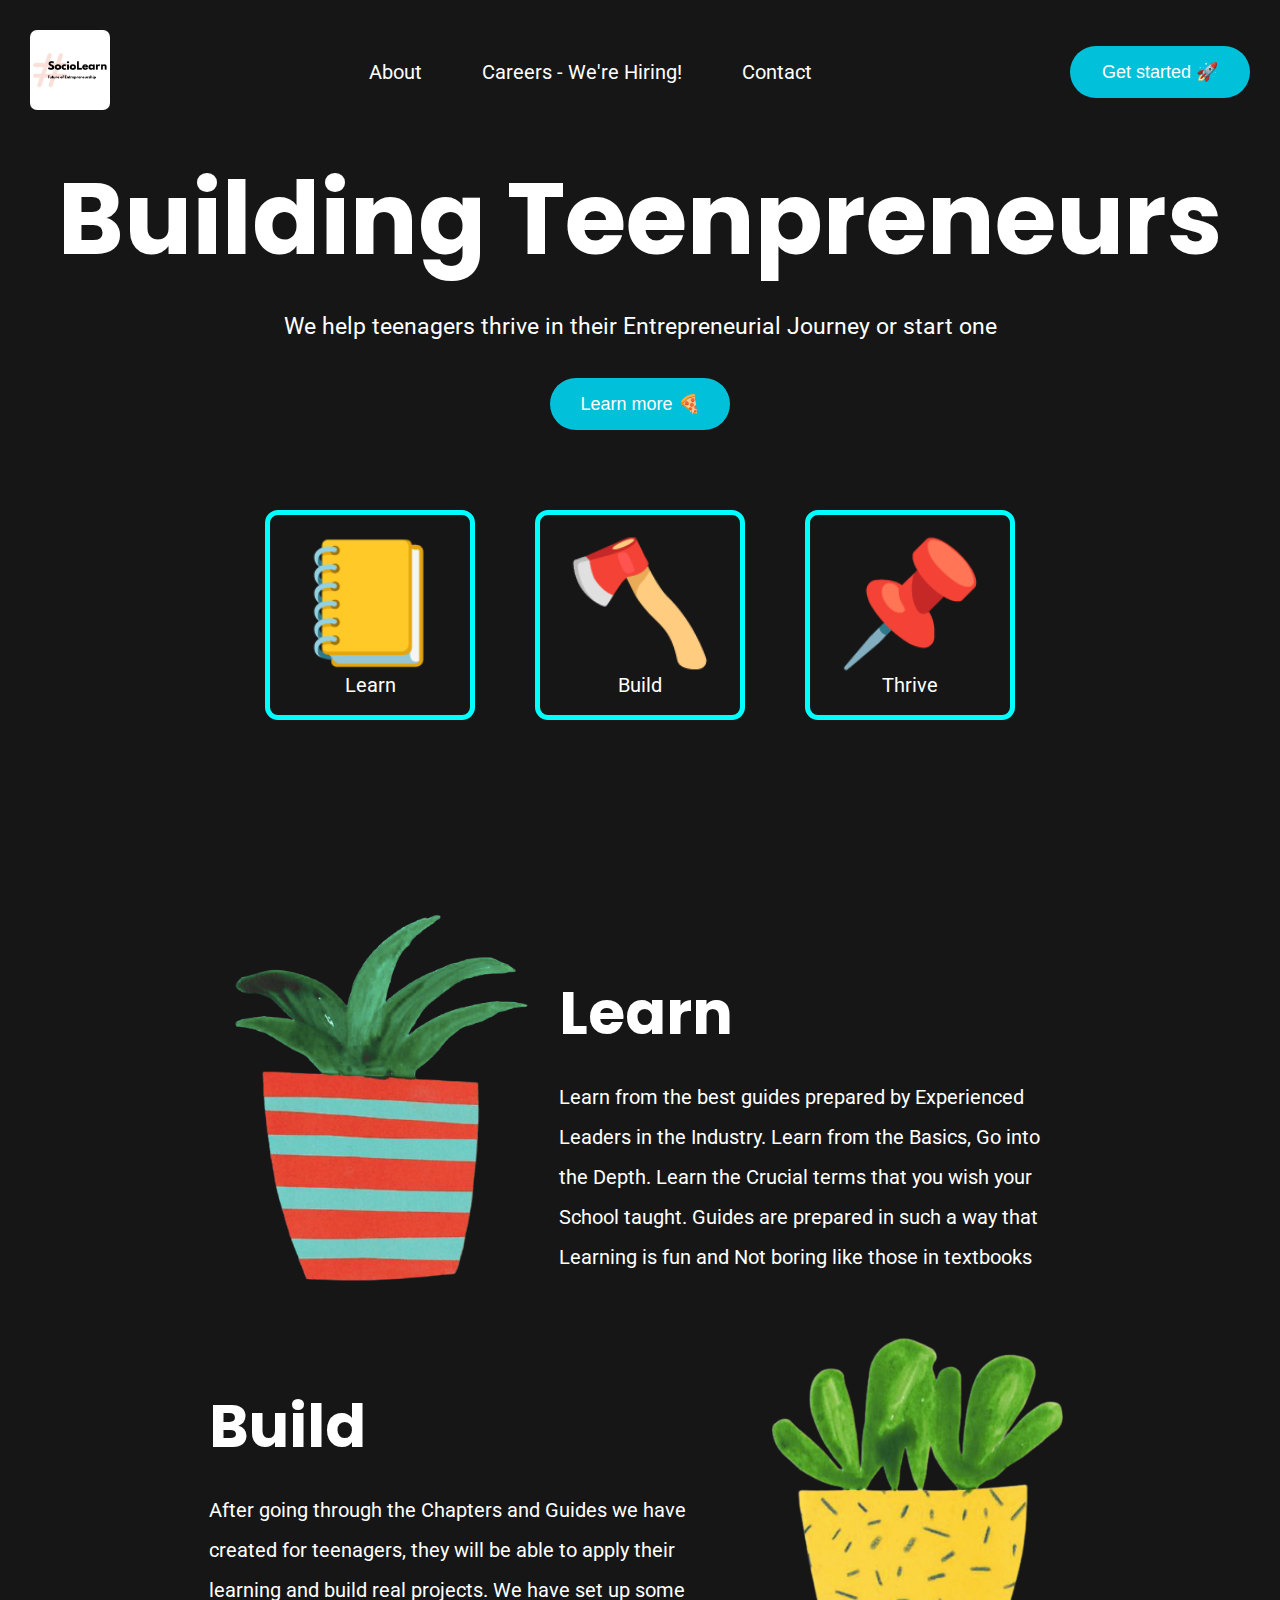
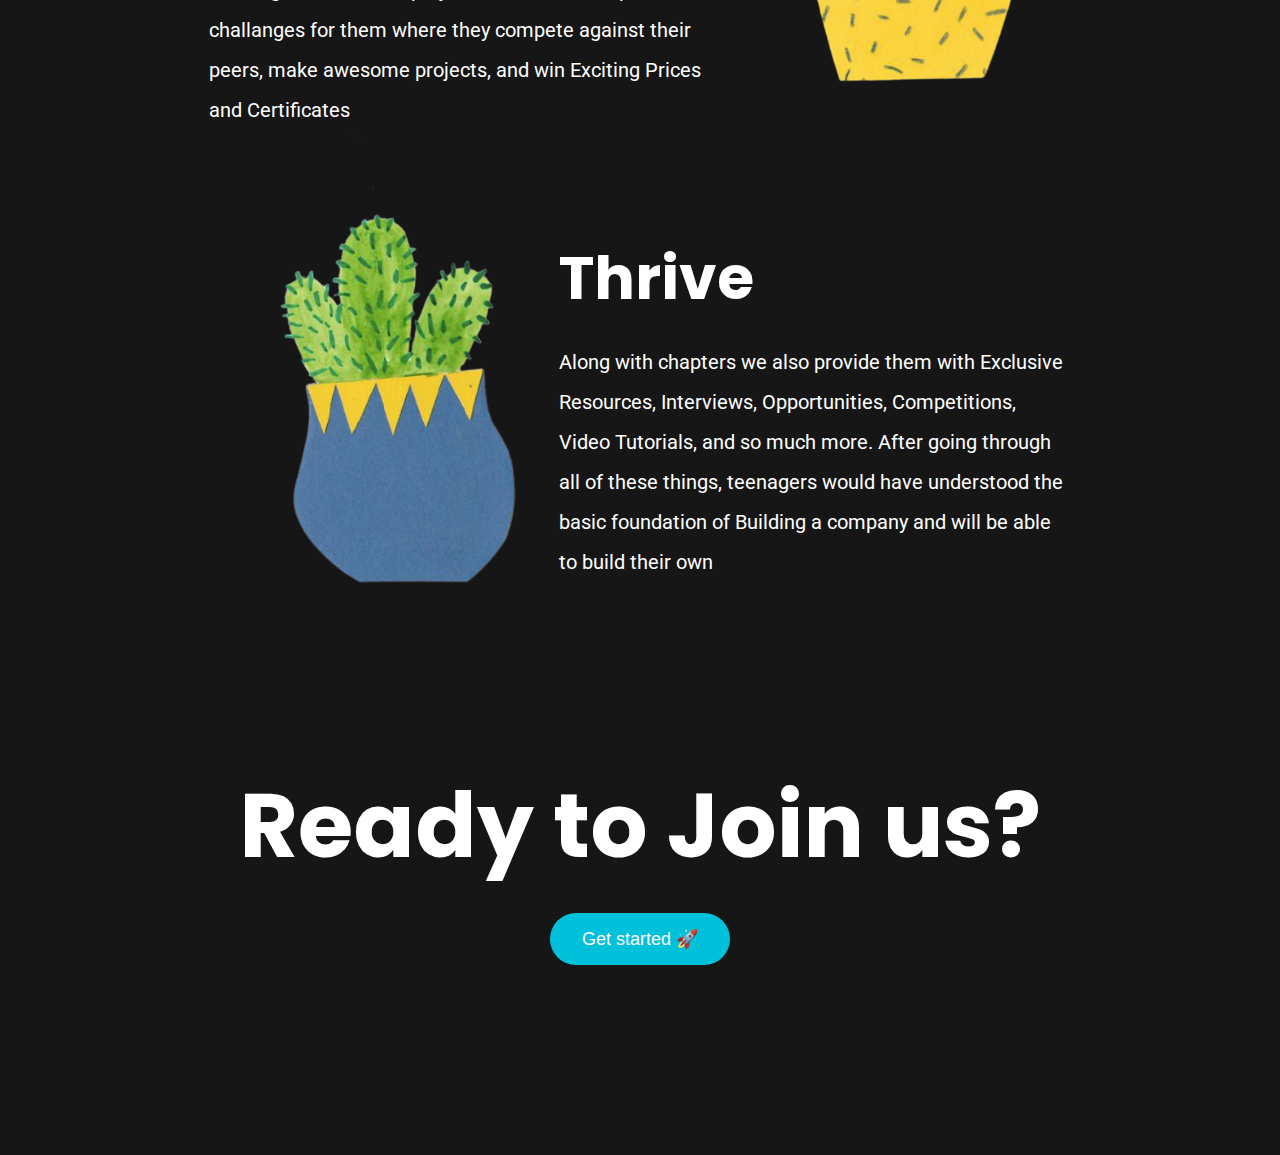
<file: index.html>
<!DOCTYPE html>
<html lang="en">

<head>
    <meta charset="UTF-8">
    <meta http-equiv="X-UA-Compatible" content="IE=edge">
    <meta name="viewport" content="width=device-width, initial-scale=1.0">
    <title>Sociolearn | Buidling Teenpreneurs</title>
    <link rel="stylesheet" href="style.css">
    <link rel="shortcut icon" href="img/sociolearn.logo.ico" type="image/x-icon">
</head>

<body>
    <div class="navbar">
        <div class="logo-1">
            <img src="img/sociolearn.logo.png" alt="logo">
        </div>
        <div class="pages">
            <ul>
                <li><a href="#">About</a></li>
                <li><a href="https://universal-spade-597.notion.site/Careers-8a172aaf4e304e40bb54a6b8f2743fd2" target="blank">Careers - We're Hiring!</a></li>
                <li><a href="#">Contact</a></li>
            </ul>
        </div>
        <div class="get-started-button">
            <a href="Roadmap.html"><button class="btn">Get started 🚀</button></a>
        </div>
    </div>


    <div class="mini-nav">
        <ul>
            <li><a href="#">About</a></li>
            <li><a href="#">Careers</a></li>
            <li><a href="#">Contact</a></li>
        </ul>
    </div>


    <div class="home-main">
        <h1>Building <span>Teen</span>preneurs</h1>
        <br>
        <p>We help teenagers thrive in their Entrepreneurial Journey or start one</p>
        <br><br>
        <a href="#service"><button class="btn">Learn more 🍕</button></a>
    </div>


    <div class="home-cards">
        <div class="card-p">
            <h1>📒</h1>
            <p>Learn</p>
        </div>
        <div class="card-p">
            <h1>🪓</h1>
            <p>Build</p>
        </div>
        <div class="card-p">
            <h1>📌</h1>
            <p>Thrive</p>
        </div>
    </div>

    <br><br><br><br><br><br>

    <div class="contentnt" id="service">
        <div class="container">
            <div class="c-img">
                <img src="img/red.png">
            </div>
            <div class="c-content">
                <h1>Learn</h1>
                <br>
                <p>Learn from the best guides prepared by Experienced Leaders in the Industry. Learn from the Basics, Go
                    into the Depth. Learn the Crucial terms that you wish your School taught. Guides are prepared in
                    such a way that Learning is fun and Not boring like those in textbooks </p>
            </div>
        </div>



        <div class="container">

            <div class="c-content">
                <h1>Build</h1>
                <br>
                <p>After going through the Chapters and Guides we have created for teenagers, they will be able to apply
                    their learning and build real projects. We have set up some challanges for them where they compete
                    against their peers, make awesome projects, and win Exciting Prices and Certificates</p>
            </div>

            <div class="c-img">
                <img src="img/yello.png">
            </div>

        </div>

        <div class="container">
            <div class="c-img">
                <img src="img/blue.png">
            </div>
            <div class="c-content">
                <h1>Thrive</h1>
                <br>
                <p>Along with chapters we also provide them with Exclusive Resources, Interviews, Opportunities,
                    Competitions, Video Tutorials, and so much more. After going through all of these things, teenagers
                    would have understood the basic foundation of Building a company and will be able to build their own
                </p>
            </div>
        </div>
    </div>

    <br><br><br><br><br><br><br><br>

    <h1 id="headingg">
        Ready to Join us?
    </h1>
    <br>
    <a href="Roadmap.html" class="butt"><button class="btn">Get started 🚀</button></a>

    <br><br><br><br><br><br><br><br><br><br>


</body>

</html>
</file>
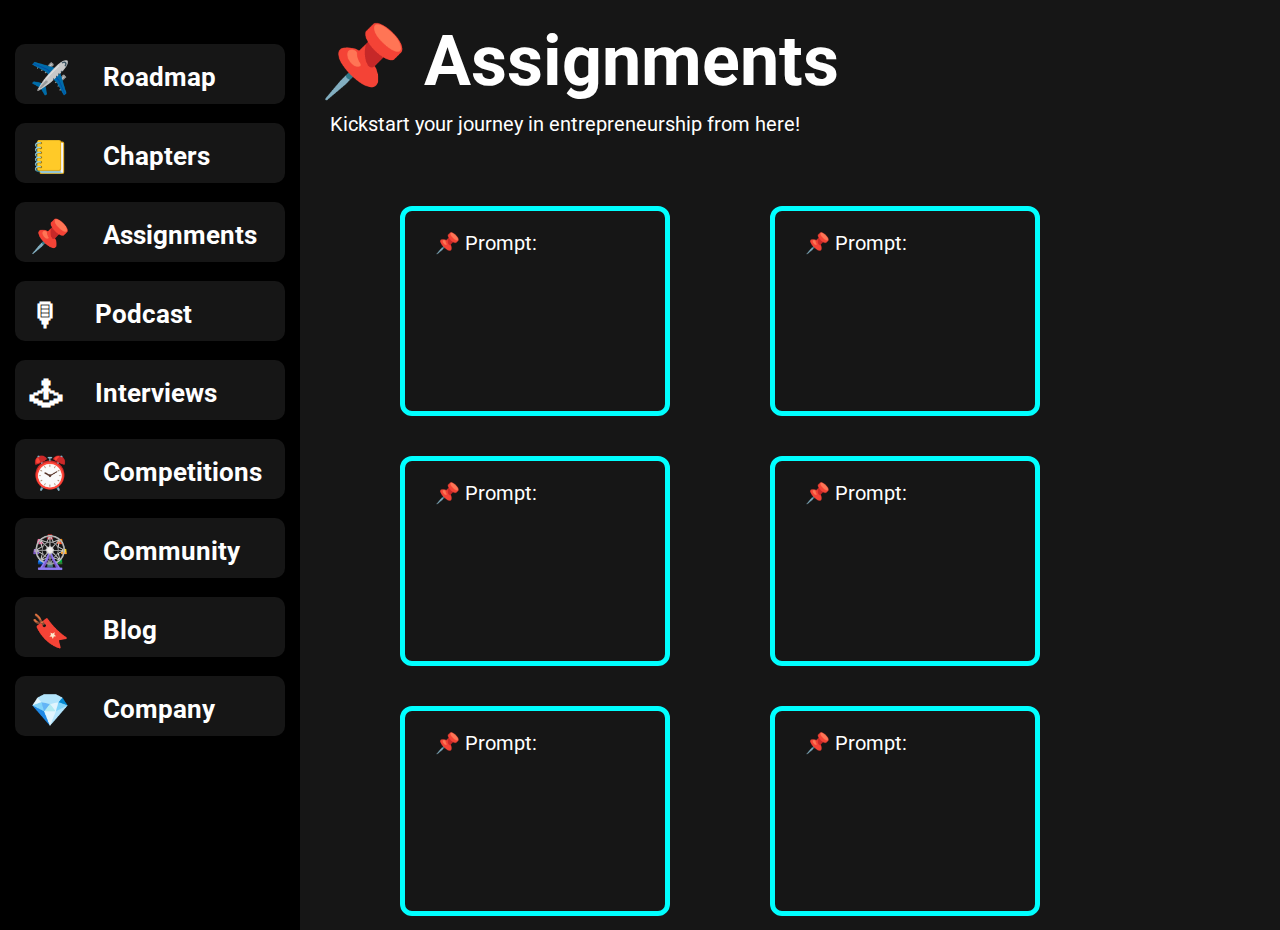
<file: Assignments.html>
<!DOCTYPE html>
<html lang="en">

<head>
    <meta charset="UTF-8">
    <meta http-equiv="X-UA-Compatible" content="IE=edge">
    <meta name="viewport" content="width=device-width, initial-scale=1.0">
    <link rel="stylesheet" href="style.css">
    <title>Assignments 📌</title>
</head>

<body>

    <div class="main-screen-chapters">
        <nav>

            <br>


            <a href="index.html">
                <div class="card" id="card-1">
                    <div class="emoji">
                        <h1>✈️</h1>
                    </div>
                    <div class="name">
                        <h1>Roadmap</h1>
                    </div>
                </div>
            </a>

            <br>

            <a href="chapters.html">
                <div class="card">
                    <div class="emoji">
                        <h1>📒</h1>
                    </div>
                    <div class="name">
                        <h1>Chapters</h1>
                    </div>
                </div>
            </a>

            <br>

            <a href="Assignments.html">
                <div class="card">
                    <div class="emoji">
                        <h1>📌</h1>
                    </div>
                    <div class="name">
                        <h1>Assignments</h1>
                    </div>
                </div>
            </a>
            <br>


            <a href="Podcast.html">
                <div class="card">
                    <div class="emoji">
                        <h1>🎙</h1>
                    </div>
                    <div class="name">
                        <h1>Podcast</h1>
                    </div>
                </div>
            </a>


            <br>
            <a href="Interviews.html">
                <div class="card">
                    <div class="emoji">
                        <h1>🕹</h1>
                    </div>
                    <div class="name">
                        <h1>Interviews</h1>
                    </div>
                </div>
            </a>

            <br>


            <a href="Competitions.html">
                <div class="card">
                    <div class="emoji">
                        <h1>⏰</h1>
                    </div>
                    <div class="name">
                        <h1>Competitions</h1>
                    </div>
                </div>
            </a>

            <br>

            <a href="Community.html">
                <div class="card">
                    <div class="emoji">
                        <h1>🎡</h1>
                    </div>
                    <div class="name">
                        <h1>Community</h1>
                    </div>
                </div>
            </a>

            <br>

            <a href="Blog.html">
                <div class="card">
                    <div class="emoji">
                        <h1>🔖</h1>
                    </div>
                    <div class="name">
                        <h1>Blog</h1>
                    </div>
                </div>
            </a>

            <br>
            <a href="Company.html">
                <div class="card">
                    <div class="emoji">
                        <h1>💎</h1>
                    </div>
                    <div class="name">
                        <h1>Company</h1>
                    </div>
                </div>
            </a>
        </nav>

        <div class="chaptersss">
            <h1>📌 Assignments</h1>
            <p>Kickstart your journey in entrepreneurship from here! </p>

            <div class="card-s-s">
                <div class="card-rr-r" style="margin-left: 100px">
                    <p>📌 Prompt:</p>
                </div>
                <div class="card-rr-r" style="margin-left: 100px">
                    <p>📌 Prompt:</p>
                </div>
                <div class="card-rr-r" style="margin-left: 100px">
                    <p>📌 Prompt:</p>
                </div>
                <div class="card-rr-r" style="margin-left: 100px">
                    <p>📌 Prompt:</p>
                </div>
                <div class="card-rr-r" style="margin-left: 100px">
                    <p>📌 Prompt:</p>
                </div>
                <div class="card-rr-r" style="margin-left: 100px">
                    <p>📌 Prompt:</p>
                </div>
            </div>
        </div>

    </div>


    <div class="small-screen">

        <div class="nav">



            <br><br>
            <div class="card-1">
                <a href="index.html">
                    <h1>✈️</h1>
                </a>
            </div>

            <br>
            <div class="card-1">
                <a href="chapters.html">
                    <h1>📒</h1>
                </a>
            </div>


            <br>
            <div class="card-1">
                <a href="Assignments.html">
                    <h1>📌</h1>
                </a>
            </div>


            <br>
            <div class="card-1">
                <a href="Podcast.html">
                    <h1>🎙</h1>
                </a>
            </div>


            <br>
            <div class="card-1">
                <a href="Interviews.html">
                    <h1>🕹</h1>
                </a>
            </div>

            <br>
            <div class="card-1">
                <a href="Competitions.html">
                    <h1>⏰</h1>
                </a>
            </div>

            <br>
            <div class="card-1">
                <a href="Community.html">
                    <h1>🎡</h1>
                </a>
            </div>


            <br>
            <div class="card-1">
                <a href="Blog.html">
                    <h1>🔖</h1>
                </a>
            </div>
            <br>
            <div class="card-1">
                <a href="Company.html">
                    <h1>💎</h1>
                </a>
            </div>

        </div>

        <div class="chapters">
            <h1>Assignments 📌</h1>
            <p>Have gone through the chapters? Time to build real projects </p>
        </div>

    </div>


    <div class="cardssss">
        <div class="card-rr" style="margin-left: 100px">
            <p>📌 Prompt: </p>
        </div>
        <div class="card-rr" style="margin-left: 100px">
            <p>📌 Prompt:</p>
        </div>
        <div class="card-rr" style="margin-left: 100px">
            <p>📌 Prompt:</p>
        </div>
        <div class="card-rr" style="margin-left: 100px">
            <p>📌 Prompt:</p>
        </div>
        <div class="card-rr" style="margin-left: 100px">
            <p>📌 Prompt:</p>
        </div>
        <div class="card-rr" style="margin-left: 100px">
            <p>📌 Prompt:</p>
        </div>
    </div>




</body>

</html>
</file>
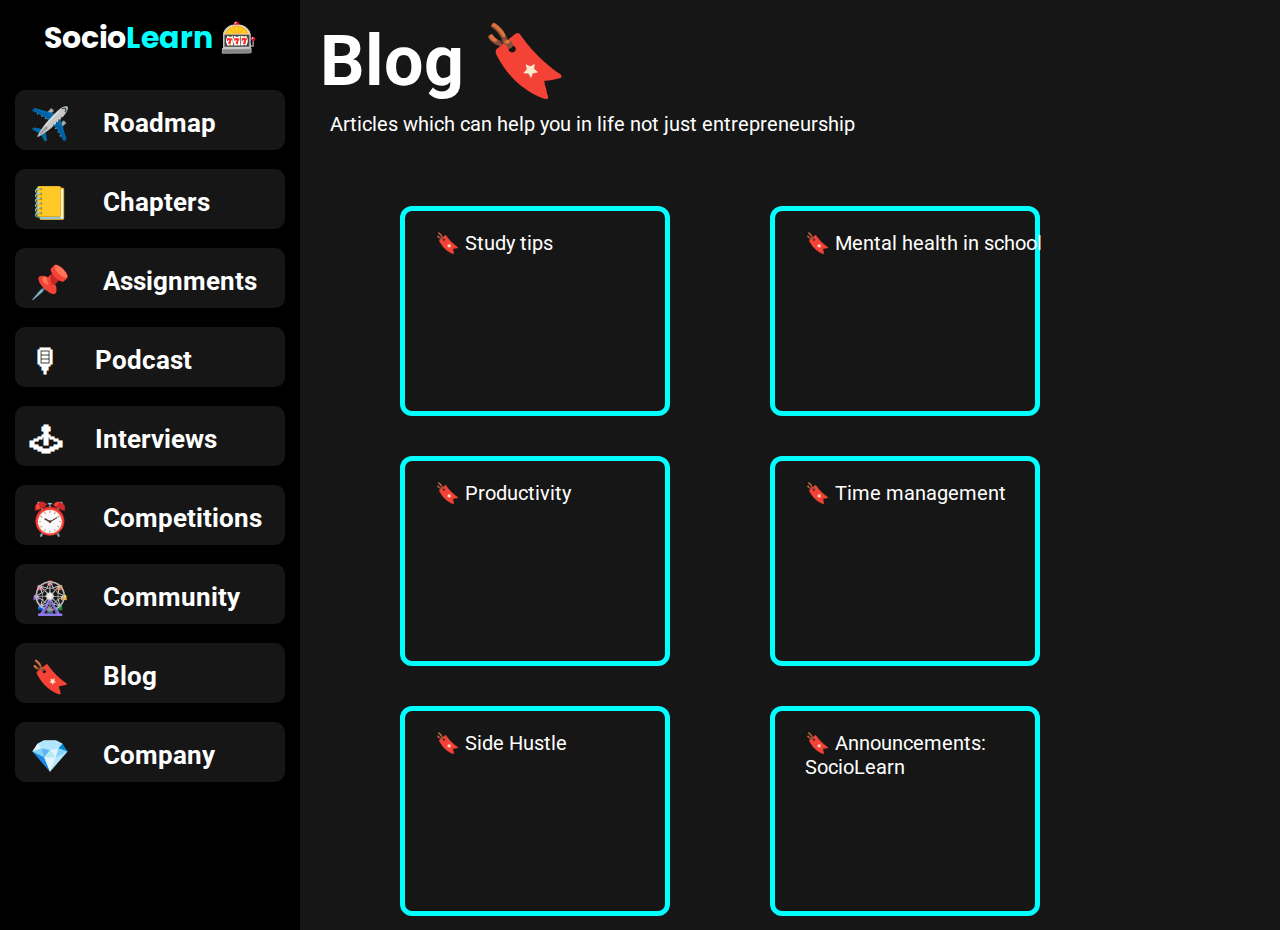
<file: Blog.html>
<!DOCTYPE html>
<html lang="en">

<head>
    <meta charset="UTF-8">
    <meta http-equiv="X-UA-Compatible" content="IE=edge">
    <meta name="viewport" content="width=device-width, initial-scale=1.0">
    <link rel="stylesheet" href="style.css">
    <link rel="shortcut icon" href="img/sociolearn.logo.ico" type="image/x-icon">
    <title>Blog 🔖</title>
</head>

<body>

    <div class="main-screen-chapters">
        <nav>

            <a href="index.html"><h1 id="logo">Socio<span>Learn</span> 🎰</h1></a>
            <br>


            <a href="Roadmap.html">
                <div class="card" id="card-1">
                    <div class="emoji">
                        <h1>✈️</h1>
                    </div>
                    <div class="name">
                        <h1>Roadmap</h1>
                    </div>
                </div>
            </a>

            <br>

            <a href="chapters.html">
                <div class="card">
                    <div class="emoji">
                        <h1>📒</h1>
                    </div>
                    <div class="name">
                        <h1>Chapters</h1>
                    </div>
                </div>
            </a>

            <br>

            <a href="Assignments.html">
                <div class="card">
                    <div class="emoji">
                        <h1>📌</h1>
                    </div>
                    <div class="name">
                        <h1>Assignments</h1>
                    </div>
                </div>
            </a>
            <br>


            <a href="Podcast.html">
                <div class="card">
                    <div class="emoji">
                        <h1>🎙</h1>
                    </div>
                    <div class="name">
                        <h1>Podcast</h1>
                    </div>
                </div>
            </a>


            <br>
            <a href="Interviews.html">
                <div class="card">
                    <div class="emoji">
                        <h1>🕹</h1>
                    </div>
                    <div class="name">
                        <h1>Interviews</h1>
                    </div>
                </div>
            </a>

            <br>


            <a href="Competitions.html">
                <div class="card">
                    <div class="emoji">
                        <h1>⏰</h1>
                    </div>
                    <div class="name">
                        <h1>Competitions</h1>
                    </div>
                </div>
            </a>

            <br>

            <a href="Community.html">
                <div class="card">
                    <div class="emoji">
                        <h1>🎡</h1>
                    </div>
                    <div class="name">
                        <h1>Community</h1>
                    </div>
                </div>
            </a>

            <br>

            <a href="Blog.html">
                <div class="card">
                    <div class="emoji">
                        <h1>🔖</h1>
                    </div>
                    <div class="name">
                        <h1>Blog</h1>
                    </div>
                </div>
            </a>

            <br>
            <a href="Company.html">
                <div class="card">
                    <div class="emoji">
                        <h1>💎</h1>
                    </div>
                    <div class="name">
                        <h1>Company</h1>
                    </div>
                </div>
            </a>
        </nav>

        <div class="chaptersss">
            <h1>Blog 🔖</h1>
            <p>Articles which can help you in life not just entrepreneurship </p>

            <div class="card-s-s">
                <div class="card-rr-r" style="margin-left: 100px">
                    <p>🔖 Study tips</p>
                </div>
                <div class="card-rr-r" style="margin-left: 100px">
                    <p>🔖 Mental health in school</p>
                </div>
                <div class="card-rr-r" style="margin-left: 100px">
                    <p>🔖 Productivity</p>
                </div>
                <div class="card-rr-r" style="margin-left: 100px">
                    <p>🔖 Time management</p>
                </div>
                <div class="card-rr-r" style="margin-left: 100px">
                    <p>🔖 Side Hustle</p>
                </div>
                <div class="card-rr-r" style="margin-left: 100px">
                    <p>🔖 Announcements: SocioLearn</p>
                </div>
            </div>
        </div>

    </div>


    <div class="small-screen">

        <div class="nav">



            <br><br>
            <div class="card-1">
                <a href="index.html">
                    <h1>✈️</h1>
                </a>
            </div>

            <br>
            <div class="card-1">
                <a href="chapters.html">
                    <h1>📒</h1>
                </a>
            </div>


            <br>
            <div class="card-1">
                <a href="Assignments.html">
                    <h1>📌</h1>
                </a>
            </div>


            <br>
            <div class="card-1">
                <a href="Podcast.html">
                    <h1>🎙</h1>
                </a>
            </div>


            <br>
            <div class="card-1">
                <a href="Interviews.html">
                    <h1>🕹</h1>
                </a>
            </div>

            <br>
            <div class="card-1">
                <a href="Competitions.html">
                    <h1>⏰</h1>
                </a>
            </div>

            <br>
            <div class="card-1">
                <a href="Community.html">
                    <h1>🎡</h1>
                </a>
            </div>


            <br>
            <div class="card-1">
                <a href="Blog.html">
                    <h1>🔖</h1>
                </a>
            </div>
            <br>
            <div class="card-1">
                <a href="Company.html">
                    <h1>💎</h1>
                </a>
            </div>

        </div>

        <div class="chapters">
            <h1>Blog 🔖</h1>
            <p>Articles which can help you in life not just entrepreneurship </p>
        </div>

    </div>


    <div class="cardssss">
        <div class="card-rr" style="margin-left: 100px">
            <p>🔖 Study tips</p>
        </div>
        <div class="card-rr" style="margin-left: 100px">
            <p>🔖 Mental health in school</p>
        </div>
        <div class="card-rr" style="margin-left: 100px">
            <p>🔖 Productivity</p>
        </div>
        <div class="card-rr" style="margin-left: 100px">
            <p>🔖 Time management</p>
        </div>
        <div class="card-rr" style="margin-left: 100px">
            <p>🔖 Side Hustle</p>
        </div>
        <div class="card-rr" style="margin-left: 100px">
            <p>🔖 Announcements: SocioLearn</p>
        </div>
      
    </div>




</body>

</html>
</file>
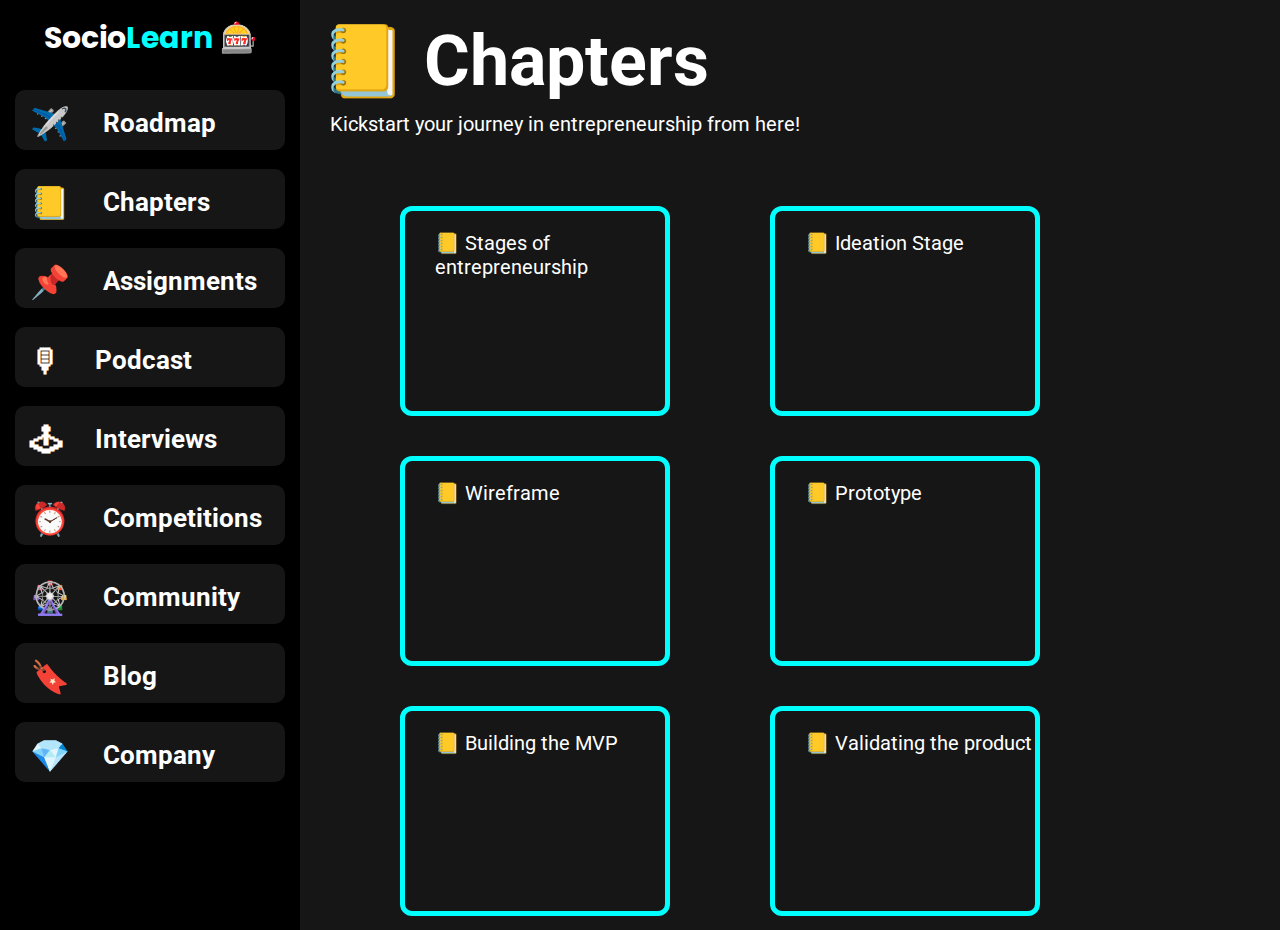
<file: chapters.html>
<!DOCTYPE html>
<html lang="en">

<head>
    <meta charset="UTF-8">
    <meta http-equiv="X-UA-Compatible" content="IE=edge">
    <meta name="viewport" content="width=device-width, initial-scale=1.0">
    <link rel="stylesheet" href="style.css">
    <title>Chapters 📒</title>
    <link rel="shortcut icon" href="img/sociolearn.logo.ico" type="image/x-icon">
</head>

<body>

    <div class="main-screen-chapters">
        <nav>

            <a href="index.html"><h1 id="logo">Socio<span>Learn</span> 🎰</h1></a>
            <br>


            <a href="Roadmap.html">
                <div class="card" id="card-1">
                    <div class="emoji">
                        <h1>✈️</h1>
                    </div>
                    <div class="name">
                        <h1>Roadmap</h1>
                    </div>
                </div>
            </a>

            <br>

            <a href="chapters.html">
                <div class="card">
                    <div class="emoji">
                        <h1>📒</h1>
                    </div>
                    <div class="name">
                        <h1>Chapters</h1>
                    </div>
                </div>
            </a>

            <br>

            <a href="Assignments.html">
                <div class="card">
                    <div class="emoji">
                        <h1>📌</h1>
                    </div>
                    <div class="name">
                        <h1>Assignments</h1>
                    </div>
                </div>
            </a>
            <br>


            <a href="Podcast.html">
                <div class="card">
                    <div class="emoji">
                        <h1>🎙</h1>
                    </div>
                    <div class="name">
                        <h1>Podcast</h1>
                    </div>
                </div>
            </a>


            <br>
            <a href="Interviews.html">
                <div class="card">
                    <div class="emoji">
                        <h1>🕹</h1>
                    </div>
                    <div class="name">
                        <h1>Interviews</h1>
                    </div>
                </div>
            </a>

            <br>


            <a href="Competitions.html">
                <div class="card">
                    <div class="emoji">
                        <h1>⏰</h1>
                    </div>
                    <div class="name">
                        <h1>Competitions</h1>
                    </div>
                </div>
            </a>

            <br>

            <a href="Community.html">
                <div class="card">
                    <div class="emoji">
                        <h1>🎡</h1>
                    </div>
                    <div class="name">
                        <h1>Community</h1>
                    </div>
                </div>
            </a>

            <br>

            <a href="Blog.html">
                <div class="card">
                    <div class="emoji">
                        <h1>🔖</h1>
                    </div>
                    <div class="name">
                        <h1>Blog</h1>
                    </div>
                </div>
            </a>

            <br>
            <a href="Company.html">
                <div class="card">
                    <div class="emoji">
                        <h1>💎</h1>
                    </div>
                    <div class="name">
                        <h1>Company</h1>
                    </div>
                </div>
            </a>
        </nav>

        <div class="chaptersss">
            <h1>📒 Chapters</h1>
            <p>Kickstart your journey in entrepreneurship from here! </p>

            <div class="card-s-s">
                <div class="card-rr-r" style="margin-left: 100px">
                    <p>📒 Stages of entrepreneurship</p>
                </div>
                <div class="card-rr-r" style="margin-left: 100px">
                    <p>📒 Ideation Stage</p>
                </div>
                <div class="card-rr-r" style="margin-left: 100px">
                    <p>📒 Wireframe</p>
                </div>
                <div class="card-rr-r" style="margin-left: 100px">
                    <p>📒 Prototype</p>
                </div>
                <div class="card-rr-r" style="margin-left: 100px">
                    <p>📒 Building the MVP</p>
                </div>
                <div class="card-rr-r" style="margin-left: 100px">
                    <p>📒 Validating the product</p>
                </div>
            </div>
        </div>

    </div>


    <div class="small-screen">

        <div class="nav">



            <br><br>
            <div class="card-1">
                <a href="index.html">
                    <h1>✈️</h1>
                </a>
            </div>

            <br>
            <div class="card-1">
                <a href="chapters.html">
                    <h1>📒</h1>
                </a>
            </div>


            <br>
            <div class="card-1">
                <a href="Assignments.html">
                    <h1>📌</h1>
                </a>
            </div>


            <br>
            <div class="card-1">
                <a href="Podcast.html">
                    <h1>🎙</h1>
                </a>
            </div>


            <br>
            <div class="card-1">
                <a href="Interviews.html">
                    <h1>🕹</h1>
                </a>
            </div>

            <br>
            <div class="card-1">
                <a href="Competitions.html">
                    <h1>⏰</h1>
                </a>
            </div>

            <br>
            <div class="card-1">
                <a href="Community.html">
                    <h1>🎡</h1>
                </a>
            </div>


            <br>
            <div class="card-1">
                <a href="Blog.html">
                    <h1>🔖</h1>
                </a>
            </div>
            <br>
            <div class="card-1">
                <a href="Company.html">
                    <h1>💎</h1>
                </a>
            </div>

        </div>

        <div class="chapters">
            <h1>Chapters 📒</h1>
            <p>Kickstart your journey in entrepreneurship from here! </p>
        </div>

    </div>


    <div class="cardssss">
        <div class="card-rr" style="margin-left: 100px">
            <p>📒 Stages of entrepreneurship</p>
        </div>
        <div class="card-rr" style="margin-left: 100px">
            <p>📒 Ideation Stage</p>
        </div>
        <div class="card-rr" style="margin-left: 100px">
            <p>📒 Wireframe</p>
        </div>
        <div class="card-rr" style="margin-left: 100px">
            <p>📒 Prototype</p>
        </div>
        <div class="card-rr" style="margin-left: 100px">
            <p>📒 Building the MVP</p>
        </div>
        <div class="card-rr" style="margin-left: 100px">
            <p>📒 Validating the product</p>
        </div>
    </div>




</body>

</html>
</file>
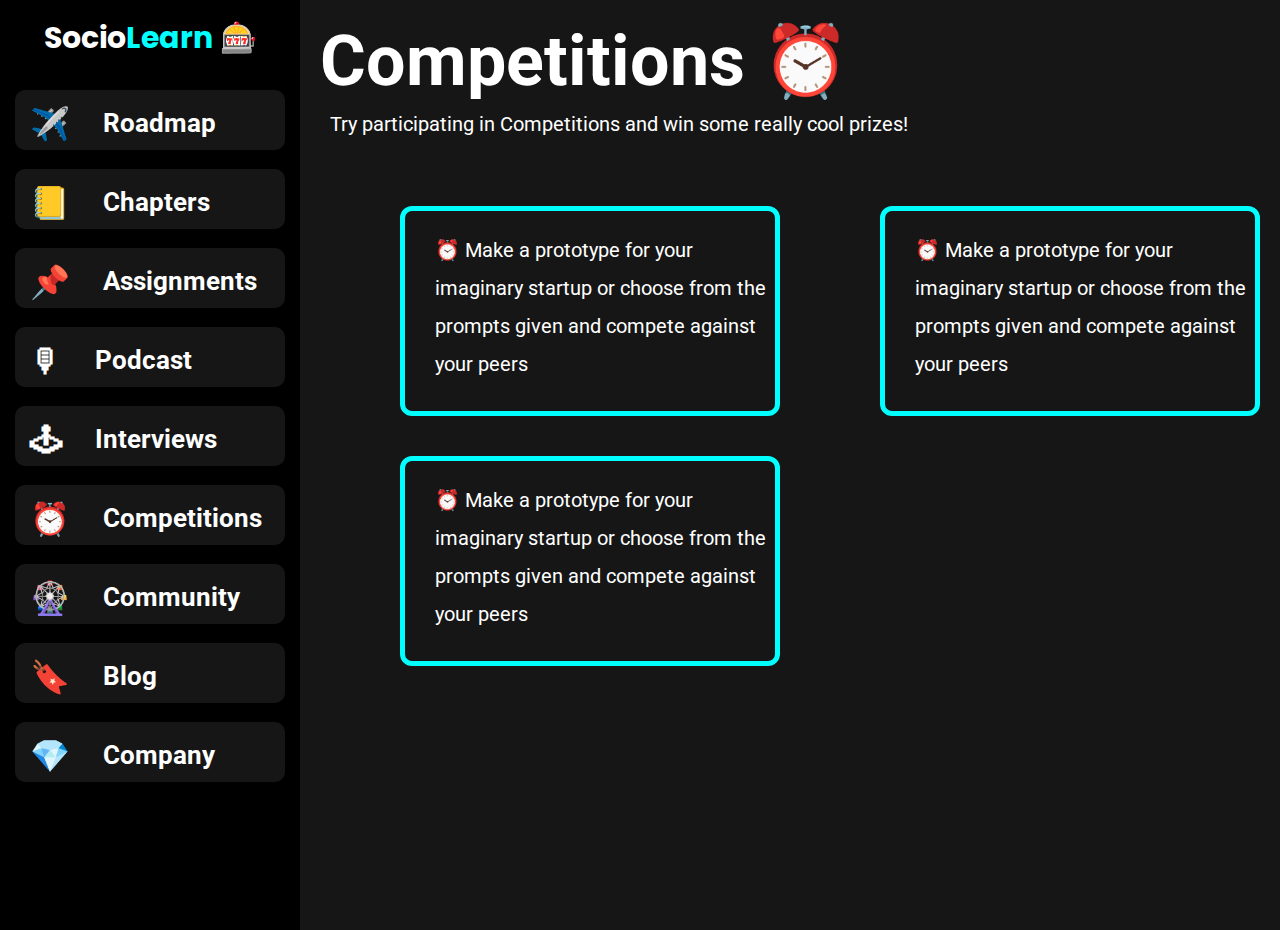
<file: Community.html>
<!DOCTYPE html>
<html lang="en">

<head>
    <meta charset="UTF-8">
    <meta http-equiv="X-UA-Compatible" content="IE=edge">
    <meta name="viewport" content="width=device-width, initial-scale=1.0">
    <link rel="stylesheet" href="style.css">
    <title>Community 🎡</title>
</head>

<body>

    <div class="main-screen-chapters">
        <nav>


            <h1 id="logo">Socio<span>Learn</span> 🎰</h1>
            <br>


            <a href="Roadmap.html">
                <div class="card" id="card-1">
                    <div class="emoji">
                        <h1>✈️</h1>
                    </div>
                    <div class="name">
                        <h1>Roadmap</h1>
                    </div>
                </div>
            </a>

            <br>

            <a href="chapters.html">
                <div class="card">
                    <div class="emoji">
                        <h1>📒</h1>
                    </div>
                    <div class="name">
                        <h1>Chapters</h1>
                    </div>
                </div>
            </a>

            <br>

            <a href="Assignments.html">
                <div class="card">
                    <div class="emoji">
                        <h1>📌</h1>
                    </div>
                    <div class="name">
                        <h1>Assignments</h1>
                    </div>
                </div>
            </a>
            <br>


            <a href="Podcast.html">
                <div class="card">
                    <div class="emoji">
                        <h1>🎙</h1>
                    </div>
                    <div class="name">
                        <h1>Podcast</h1>
                    </div>
                </div>
            </a>


            <br>
            <a href="Interviews.html">
                <div class="card">
                    <div class="emoji">
                        <h1>🕹</h1>
                    </div>
                    <div class="name">
                        <h1>Interviews</h1>
                    </div>
                </div>
            </a>

            <br>


            <a href="Competitions.html">
                <div class="card">
                    <div class="emoji">
                        <h1>⏰</h1>
                    </div>
                    <div class="name">
                        <h1>Competitions</h1>
                    </div>
                </div>
            </a>

            <br>

            <a href="Community.html">
                <div class="card">
                    <div class="emoji">
                        <h1>🎡</h1>
                    </div>
                    <div class="name">
                        <h1>Community</h1>
                    </div>
                </div>
            </a>

            <br>

            <a href="Blog.html">
                <div class="card">
                    <div class="emoji">
                        <h1>🔖</h1>
                    </div>
                    <div class="name">
                        <h1>Blog</h1>
                    </div>
                </div>
            </a>

            <br>
            <a href="Company.html">
                <div class="card">
                    <div class="emoji">
                        <h1>💎</h1>
                    </div>
                    <div class="name">
                        <h1>Company</h1>
                    </div>
                </div>
            </a>
        </nav>

        <div class="chaptersss">
            <h1>Competitions ⏰</h1>
            <p>Try participating in Competitions and win some really cool prizes! </p>

            <div class="card-s-s">
                <div class="card-rr-r" style="margin-left: 100px; width: 370px;">
                    <p style="line-height: 38px; font-size: 20px; width: 90%;">⏰  Make a prototype for your imaginary startup or choose from the prompts given and compete against your peers</p>
                </div>
                <div class="card-rr-r" style="margin-left: 100px; width: 370px;">
                    <p style="line-height: 38px; font-size: 20px; width: 90%;">⏰  Make a prototype for your imaginary startup or choose from the prompts given and compete against your peers</p>
                </div>
                <div class="card-rr-r" style="margin-left: 100px; width: 370px;">
                    <p style="line-height: 38px; font-size: 20px; width: 90%;">⏰  Make a prototype for your imaginary startup or choose from the prompts given and compete against your peers</p>
                </div>
               
            </div>
        </div>

    </div>


    <div class="small-screen">

        <div class="nav">



            <br><br>
            <div class="card-1">
                <a href="index.html">
                    <h1>✈️</h1>
                </a>
            </div>

            <br>
            <div class="card-1">
                <a href="chapters.html">
                    <h1>📒</h1>
                </a>
            </div>


            <br>
            <div class="card-1">
                <a href="Assignments.html">
                    <h1>📌</h1>
                </a>
            </div>


            <br>
            <div class="card-1">
                <a href="Podcast.html">
                    <h1>🎙</h1>
                </a>
            </div>


            <br>
            <div class="card-1">
                <a href="Interviews.html">
                    <h1>🕹</h1>
                </a>
            </div>

            <br>
            <div class="card-1">
                <a href="Competitions.html">
                    <h1>⏰</h1>
                </a>
            </div>

            <br>
            <div class="card-1">
                <a href="Community.html">
                    <h1>🎡</h1>
                </a>
            </div>


            <br>
            <div class="card-1">
                <a href="Blog.html">
                    <h1>🔖</h1>
                </a>
            </div>
            <br>
            <div class="card-1">
                <a href="Company.html">
                    <h1>💎</h1>
                </a>
            </div>

        </div>

        <div class="chapters">
            <h1>Community 🎡</h1>
            <p>Join a community of like-minded entrepreneurs who are students as well</p>
        </div>

    </div>


    <div class="cardssss">
        <div class="card-rr" style="margin-left: 100px;">
            <p style="line-height: 30px; padding-top: 65px; text-align: center; font-size: 40px; ">
                🎡 Discord</p>
             
        </div>


        <div class="card-rr" style="margin-left: 100px;">
            <p style="line-height: 30px; padding-top: 65px; text-align: center; font-size: 40px;">
                🎡  Socials</p>
             
        </div>


   


        


    
    </div>




</body>

</html>
</file>
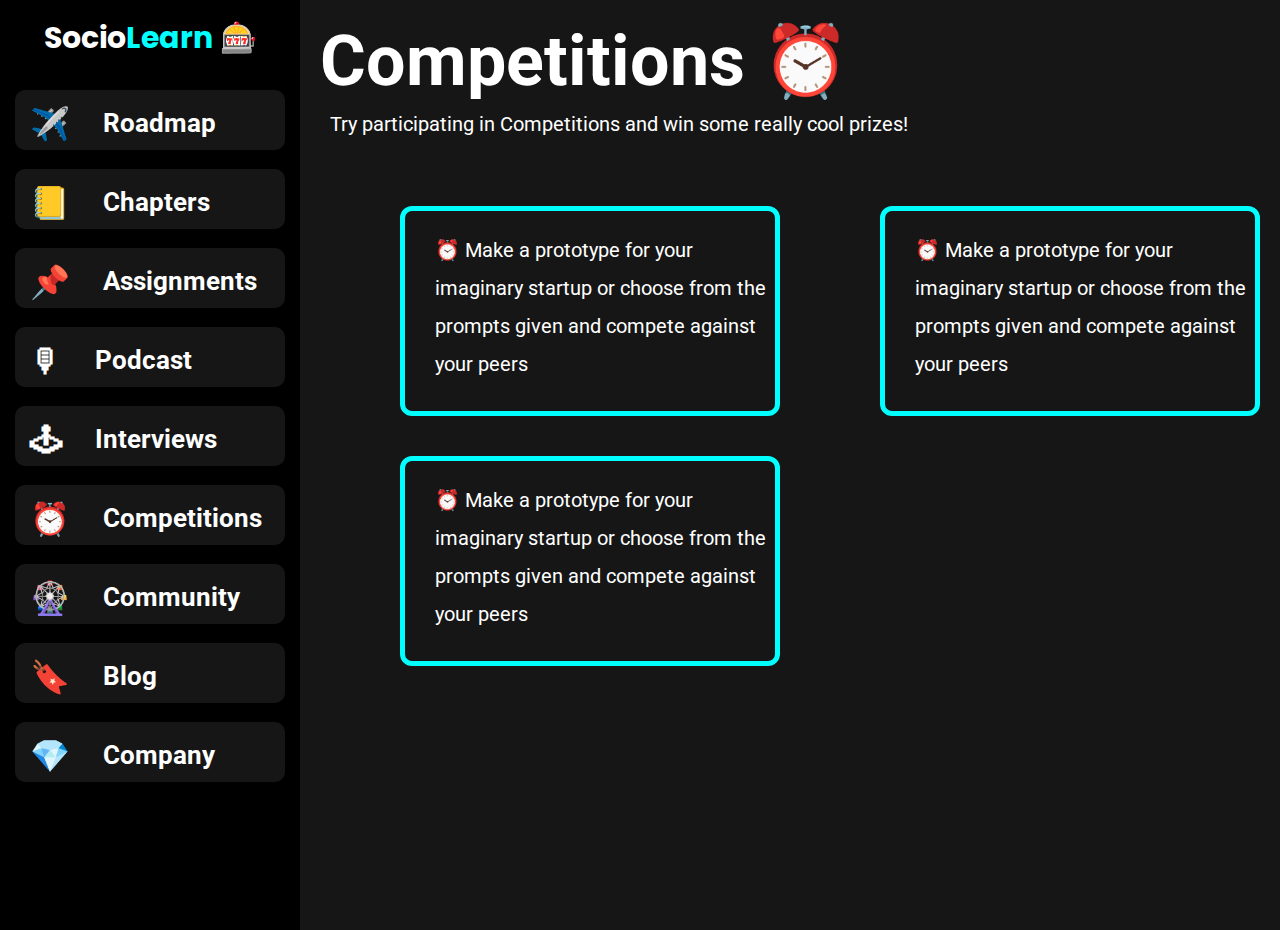
<file: Competitions.html>
<!DOCTYPE html>
<html lang="en">

<head>
    <meta charset="UTF-8">
    <meta http-equiv="X-UA-Compatible" content="IE=edge">
    <meta name="viewport" content="width=device-width, initial-scale=1.0">
    <link rel="stylesheet" href="style.css">
    <title>Competitions ⏰</title>
</head>

<body>

    <div class="main-screen-chapters">
        <nav>

            <h1 id="logo">Socio<span>Learn</span> 🎰</h1>
            <br>


            <a href="Roadmap.html">
                <div class="card" id="card-1">
                    <div class="emoji">
                        <h1>✈️</h1>
                    </div>
                    <div class="name">
                        <h1>Roadmap</h1>
                    </div>
                </div>
            </a>

            <br>

            <a href="chapters.html">
                <div class="card">
                    <div class="emoji">
                        <h1>📒</h1>
                    </div>
                    <div class="name">
                        <h1>Chapters</h1>
                    </div>
                </div>
            </a>

            <br>

            <a href="Assignments.html">
                <div class="card">
                    <div class="emoji">
                        <h1>📌</h1>
                    </div>
                    <div class="name">
                        <h1>Assignments</h1>
                    </div>
                </div>
            </a>
            <br>


            <a href="Podcast.html">
                <div class="card">
                    <div class="emoji">
                        <h1>🎙</h1>
                    </div>
                    <div class="name">
                        <h1>Podcast</h1>
                    </div>
                </div>
            </a>


            <br>
            <a href="Interviews.html">
                <div class="card">
                    <div class="emoji">
                        <h1>🕹</h1>
                    </div>
                    <div class="name">
                        <h1>Interviews</h1>
                    </div>
                </div>
            </a>

            <br>


            <a href="Competitions.html">
                <div class="card">
                    <div class="emoji">
                        <h1>⏰</h1>
                    </div>
                    <div class="name">
                        <h1>Competitions</h1>
                    </div>
                </div>
            </a>

            <br>

            <a href="Community.html">
                <div class="card">
                    <div class="emoji">
                        <h1>🎡</h1>
                    </div>
                    <div class="name">
                        <h1>Community</h1>
                    </div>
                </div>
            </a>

            <br>

            <a href="Blog.html">
                <div class="card">
                    <div class="emoji">
                        <h1>🔖</h1>
                    </div>
                    <div class="name">
                        <h1>Blog</h1>
                    </div>
                </div>
            </a>

            <br>
            <a href="Company.html">
                <div class="card">
                    <div class="emoji">
                        <h1>💎</h1>
                    </div>
                    <div class="name">
                        <h1>Company</h1>
                    </div>
                </div>
            </a>
        </nav>

        <div class="chaptersss">
            <h1>Competitions ⏰</h1>
            <p>Try participating in Competitions and win some really cool prizes! </p>

            <div class="card-s-s">
                <div class="card-rr-r" style="margin-left: 100px; width: 370px;">
                    <p style="line-height: 38px; font-size: 20px; width: 90%;">⏰  Make a prototype for your imaginary startup or choose from the prompts given and compete against your peers</p>
                </div>
                <div class="card-rr-r" style="margin-left: 100px; width: 370px;">
                    <p style="line-height: 38px; font-size: 20px; width: 90%;">⏰  Make a prototype for your imaginary startup or choose from the prompts given and compete against your peers</p>
                </div>
                <div class="card-rr-r" style="margin-left: 100px; width: 370px;">
                    <p style="line-height: 38px; font-size: 20px; width: 90%;">⏰  Make a prototype for your imaginary startup or choose from the prompts given and compete against your peers</p>
                </div>
               
            </div>
        </div>

    </div>


    <div class="small-screen">

        <div class="nav">



            <br><br>
            <div class="card-1">
                <a href="index.html">
                    <h1>✈️</h1>
                </a>
            </div>

            <br>
            <div class="card-1">
                <a href="chapters.html">
                    <h1>📒</h1>
                </a>
            </div>


            <br>
            <div class="card-1">
                <a href="Assignments.html">
                    <h1>📌</h1>
                </a>
            </div>


            <br>
            <div class="card-1">
                <a href="Podcast.html">
                    <h1>🎙</h1>
                </a>
            </div>


            <br>
            <div class="card-1">
                <a href="Interviews.html">
                    <h1>🕹</h1>
                </a>
            </div>

            <br>
            <div class="card-1">
                <a href="Competitions.html">
                    <h1>⏰</h1>
                </a>
            </div>

            <br>
            <div class="card-1">
                <a href="Community.html">
                    <h1>🎡</h1>
                </a>
            </div>


            <br>
            <div class="card-1">
                <a href="Blog.html">
                    <h1>🔖</h1>
                </a>
            </div>
            <br>
            <div class="card-1">
                <a href="Company.html">
                    <h1>💎</h1>
                </a>
            </div>

        </div>

        <div class="chapters">
            <h1>Competitions ⏰</h1>
            <p>Try participating and win some really cool prizes</p>
        </div>

    </div>


    <div class="cardssss">
        <div class="card-rr" style="margin-left: 100px; height: 200px;">
            <p style="line-height: 30px; padding: 15px;">
                ⏰ Make a prototype for your imaginary startup or choose from the prompts given and compete against your
                peers</p>
                <div class="dates">
                    <p>22 Dec</p>
                    <a href="#"><p>⏰ Participate Now</p></a>
                </div>
        </div>


        <div class="card-rr" style="margin-left: 100px; height: 200px;">
            <p style="line-height: 30px; padding: 15px;">
                ⏰ Make a prototype for your imaginary startup or choose from the prompts given and compete against your
                peers</p>
                <div class="dates">
                    <p>22 Dec</p>
                    <a href="#"><p>⏰ Participate Now</p></a>
                </div>
        </div>


   


        


    
    </div>




</body>

</html>
</file>
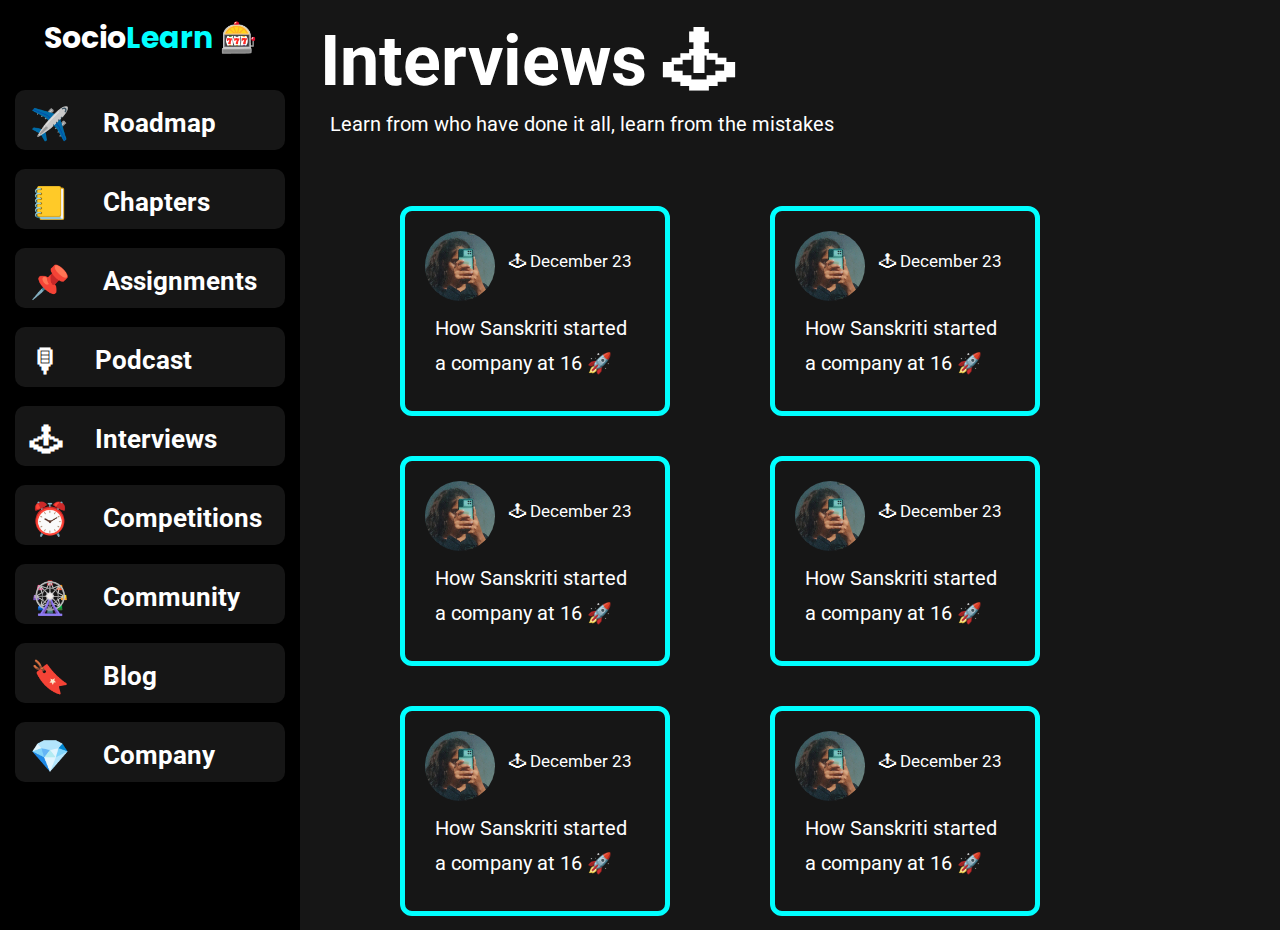
<file: Interviews.html>
<!DOCTYPE html>
<html lang="en">

<head>
    <meta charset="UTF-8">
    <meta http-equiv="X-UA-Compatible" content="IE=edge">
    <meta name="viewport" content="width=device-width, initial-scale=1.0">
    <link rel="stylesheet" href="style.css">
    <title>Interviews 🕹</title>
    <link rel="shortcut icon" href="img/sociolearn.logo.ico" type="image/x-icon">
</head>

<body>

    <div class="main-screen-chapters">
        <nav>

            <a href="index.html"><h1 id="logo">Socio<span>Learn</span> 🎰</h1></a>
            <br>


            <a href="Roadmap.html">
                <div class="card" id="card-1">
                    <div class="emoji">
                        <h1>✈️</h1>
                    </div>
                    <div class="name">
                        <h1>Roadmap</h1>
                    </div>
                </div>
            </a>

            <br>

            <a href="chapters.html">
                <div class="card">
                    <div class="emoji">
                        <h1>📒</h1>
                    </div>
                    <div class="name">
                        <h1>Chapters</h1>
                    </div>
                </div>
            </a>

            <br>

            <a href="Assignments.html">
                <div class="card">
                    <div class="emoji">
                        <h1>📌</h1>
                    </div>
                    <div class="name">
                        <h1>Assignments</h1>
                    </div>
                </div>
            </a>
            <br>


            <a href="Podcast.html">
                <div class="card">
                    <div class="emoji">
                        <h1>🎙</h1>
                    </div>
                    <div class="name">
                        <h1>Podcast</h1>
                    </div>
                </div>
            </a>


            <br>
            <a href="Interviews.html">
                <div class="card">
                    <div class="emoji">
                        <h1>🕹</h1>
                    </div>
                    <div class="name">
                        <h1>Interviews</h1>
                    </div>
                </div>
            </a>

            <br>


            <a href="Competitions.html">
                <div class="card">
                    <div class="emoji">
                        <h1>⏰</h1>
                    </div>
                    <div class="name">
                        <h1>Competitions</h1>
                    </div>
                </div>
            </a>

            <br>

            <a href="Community.html">
                <div class="card">
                    <div class="emoji">
                        <h1>🎡</h1>
                    </div>
                    <div class="name">
                        <h1>Community</h1>
                    </div>
                </div>
            </a>

            <br>

            <a href="Blog.html">
                <div class="card">
                    <div class="emoji">
                        <h1>🔖</h1>
                    </div>
                    <div class="name">
                        <h1>Blog</h1>
                    </div>
                </div>
            </a>

            <br>
            <a href="Company.html">
                <div class="card">
                    <div class="emoji">
                        <h1>💎</h1>
                    </div>
                    <div class="name">
                        <h1>Company</h1>
                    </div>
                </div>
            </a>
        </nav>

        <div class="chaptersss">
            <h1>Interviews 🕹</h1>
            <p>Learn from who have done it all, learn from the mistakes </p>

            <div class="card-s-s">
                <div class="card-rr-r" style="margin-left: 100px">

                    <div class="profile">
                        <img src="img/sam.jpg" alt="Sanskriti">
                        <p>🕹 December 23</p>

                    </div>
                    <div class="date">
                        <p> How Sanskriti started a company at 16 🚀</p>
                    </div>
                </div>

                <div class="card-rr-r" style="margin-left: 100px">

                    <div class="profile">
                        <img src="img/sam.jpg" alt="Sanskriti">
                        <p>🕹 December 23</p>

                    </div>
                    <div class="date">
                        <p> How Sanskriti started a company at 16 🚀</p>
                    </div>
                </div>


                <div class="card-rr-r" style="margin-left: 100px">

                    <div class="profile">
                        <img src="img/sam.jpg" alt="Sanskriti">
                        <p>🕹 December 23</p>

                    </div>
                    <div class="date">
                        <p> How Sanskriti started a company at 16 🚀</p>
                    </div>
                </div>


                <div class="card-rr-r" style="margin-left: 100px">

                    <div class="profile">
                        <img src="img/sam.jpg" alt="Sanskriti">
                        <p>🕹 December 23</p>

                    </div>
                    <div class="date">
                        <p> How Sanskriti started a company at 16 🚀</p>
                    </div>
                </div>

                <div class="card-rr-r" style="margin-left: 100px">

                    <div class="profile">
                        <img src="img/sam.jpg" alt="Sanskriti">
                        <p>🕹 December 23</p>

                    </div>
                    <div class="date">
                        <p> How Sanskriti started a company at 16 🚀</p>
                    </div>
                </div>

               <div class="card-rr-r" style="margin-left: 100px">

                    <div class="profile">
                        <img src="img/sam.jpg" alt="Sanskriti">
                        <p>🕹 December 23</p>

                    </div>
                    <div class="date">
                        <p> How Sanskriti started a company at 16 🚀</p>
                    </div>
                </div>
            </div>
        </div>

    </div>


    <div class="small-screen">

        <div class="nav">



            <br><br>
            <div class="card-1">
                <a href="index.html">
                    <h1>✈️</h1>
                </a>
            </div>

            <br>
            <div class="card-1">
                <a href="chapters.html">
                    <h1>📒</h1>
                </a>
            </div>


            <br>
            <div class="card-1">
                <a href="Assignments.html">
                    <h1>📌</h1>
                </a>
            </div>


            <br>
            <div class="card-1">
                <a href="Podcast.html">
                    <h1>🎙</h1>
                </a>
            </div>


            <br>
            <div class="card-1">
                <a href="Interviews.html">
                    <h1>🕹</h1>
                </a>
            </div>

            <br>
            <div class="card-1">
                <a href="Competitions.html">
                    <h1>⏰</h1>
                </a>
            </div>

            <br>
            <div class="card-1">
                <a href="Community.html">
                    <h1>🎡</h1>
                </a>
            </div>


            <br>
            <div class="card-1">
                <a href="Blog.html">
                    <h1>🔖</h1>
                </a>
            </div>
            <br>
            <div class="card-1">
                <a href="Company.html">
                    <h1>💎</h1>
                </a>
            </div>

        </div>

        <div class="chapters">
            <h1>Interviews 🕹</h1>
            <p>Learn from who have done it all! Learn from mistakes </p>
        </div>

    </div>


    <div class="cardssss">

        <div class="card-rr" style="margin-left: 100px">
   
                <div class="profile">
                    <img style="margin-left: -10px;" src="img/sam.jpg" alt="Sanskriti">
                    <p>🕹 December 23</p>

                </div>
                <div class="date">
                    <p style="margin-top: -30px; font-size: 17px; padding-left: 10px;"> How Sanskriti started a company at 16 🚀</p>
                </div>

        </div>


            <div class="card-rr" style="margin-left: 100px">
   
                <div class="profile">
                    <img style="margin-left: -10px;" src="img/sam.jpg" alt="Sanskriti">
                    <p>🕹 December 23</p>

                </div>
                <div class="date">
                    <p style="margin-top: -30px; font-size: 17px; padding-left: 10px;"> How Sanskriti started a company at 16 🚀</p>
                </div>

        </div>



           <div class="card-rr" style="margin-left: 100px">
   
                <div class="profile">
                    <img style="margin-left: -10px;" src="img/sam.jpg" alt="Sanskriti">
                    <p>🕹 December 23</p>

                </div>
                <div class="date">
                    <p style="margin-top: -30px; font-size: 17px; padding-left: 10px;"> How Sanskriti started a company at 16 🚀</p>
                </div>

        </div>



            <div class="card-rr" style="margin-left: 100px">
   
                <div class="profile">
                    <img style="margin-left: -10px;" src="img/sam.jpg" alt="Sanskriti">
                    <p>🕹 December 23</p>

                </div>
                <div class="date">
                    <p style="margin-top: -30px; font-size: 17px; padding-left: 10px;"> How Sanskriti started a company at 16 🚀</p>
                </div>

        </div>

        <div class="card-rr" style="margin-left: 100px">
   
            <div class="profile">
                <img style="margin-left: -10px;" src="img/sam.jpg" alt="Sanskriti">
                <p>🕹 December 23</p>

            </div>
            <div class="date">
                <p style="margin-top: -30px; font-size: 17px; padding-left: 10px;"> How Sanskriti started a company at 16 🚀</p>
            </div>

    </div>


           <div class="card-rr" style="margin-left: 100px">
   
                <div class="profile">
                    <img style="margin-left: -10px;" src="img/sam.jpg" alt="Sanskriti">
                    <p>🕹 December 23</p>

                </div>
                <div class="date">
                    <p style="margin-top: -30px; font-size: 17px; padding-left: 10px;"> How Sanskriti started a company at 16 🚀</p>
                </div>

        </div>

    </div>




</body>

</html>
</file>
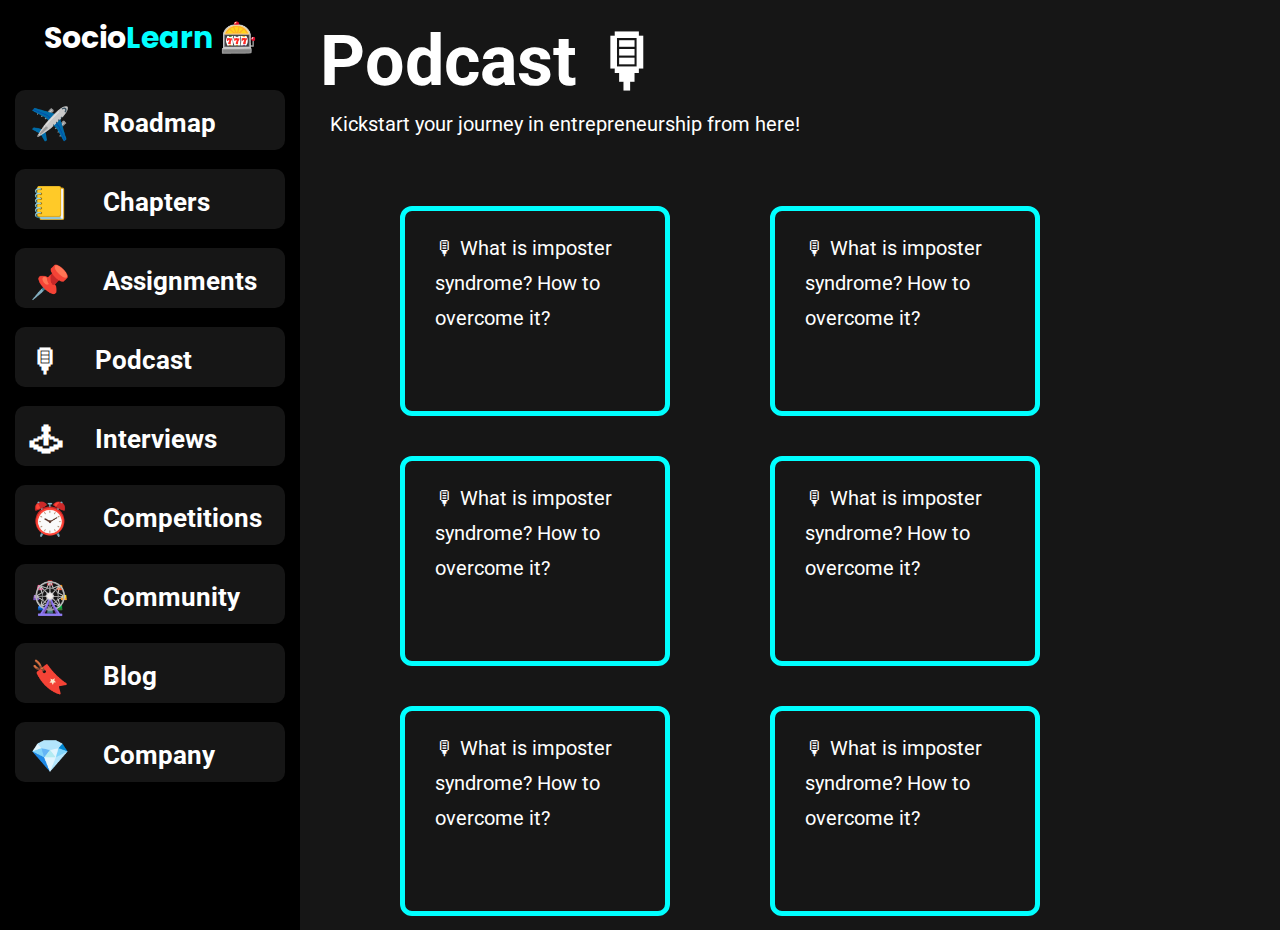
<file: Podcast.html>
<!DOCTYPE html>
<html lang="en">

<head>
    <meta charset="UTF-8">
    <meta http-equiv="X-UA-Compatible" content="IE=edge">
    <meta name="viewport" content="width=device-width, initial-scale=1.0">
    <link rel="stylesheet" href="style.css">
    <title>Podcast 🎙</title>
    <link rel="shortcut icon" href="img/sociolearn.logo.ico" type="image/x-icon">
</head>

<body>

    <div class="main-screen-chapters">
        <nav>

            <a href="index.html"><h1 id="logo">Socio<span>Learn</span> 🎰</h1></a>
            <br>


            <a href="Roadmap.html">
                <div class="card" id="card-1">
                    <div class="emoji">
                        <h1>✈️</h1>
                    </div>
                    <div class="name">
                        <h1>Roadmap</h1>
                    </div>
                </div>
            </a>

            <br>

            <a href="chapters.html">
                <div class="card">
                    <div class="emoji">
                        <h1>📒</h1>
                    </div>
                    <div class="name">
                        <h1>Chapters</h1>
                    </div>
                </div>
            </a>

            <br>

            <a href="Assignments.html">
                <div class="card">
                    <div class="emoji">
                        <h1>📌</h1>
                    </div>
                    <div class="name">
                        <h1>Assignments</h1>
                    </div>
                </div>
            </a>
            <br>


            <a href="Podcast.html">
                <div class="card">
                    <div class="emoji">
                        <h1>🎙</h1>
                    </div>
                    <div class="name">
                        <h1>Podcast</h1>
                    </div>
                </div>
            </a>


            <br>
            <a href="Interviews.html">
                <div class="card">
                    <div class="emoji">
                        <h1>🕹</h1>
                    </div>
                    <div class="name">
                        <h1>Interviews</h1>
                    </div>
                </div>
            </a>

            <br>


            <a href="Competitions.html">
                <div class="card">
                    <div class="emoji">
                        <h1>⏰</h1>
                    </div>
                    <div class="name">
                        <h1>Competitions</h1>
                    </div>
                </div>
            </a>

            <br>

            <a href="Community.html">
                <div class="card">
                    <div class="emoji">
                        <h1>🎡</h1>
                    </div>
                    <div class="name">
                        <h1>Community</h1>
                    </div>
                </div>
            </a>

            <br>

            <a href="Blog.html">
                <div class="card">
                    <div class="emoji">
                        <h1>🔖</h1>
                    </div>
                    <div class="name">
                        <h1>Blog</h1>
                    </div>
                </div>
            </a>

            <br>
            <a href="Company.html">
                <div class="card">
                    <div class="emoji">
                        <h1>💎</h1>
                    </div>
                    <div class="name">
                        <h1>Company</h1>
                    </div>
                </div>
            </a>
        </nav>

        <div class="chaptersss">
            <h1>Podcast 🎙</h1>
            <p>Kickstart your journey in entrepreneurship from here! </p>

            <div class="card-s-s">
                <div class="card-rr-r" style="margin-left: 100px">
                    <p style="line-height: 35px;">🎙 What is imposter syndrome? How to <br> overcome it?
                    </p>
                </div>
                <div class="card-rr-r" style="margin-left: 100px">
                    <p style="line-height: 35px;">🎙 What is imposter syndrome? How to <br> overcome it?
                    </p>
                </div>
                <div class="card-rr-r" style="margin-left: 100px">
                    <p style="line-height: 35px;">🎙 What is imposter syndrome? How to <br> overcome it?
                    </p>
                </div>
                <div class="card-rr-r" style="margin-left: 100px">
                    <p style="line-height: 35px;">🎙 What is imposter syndrome? How to <br> overcome it?
                    </p>
                </div>
                <div class="card-rr-r" style="margin-left: 100px">
                    <p style="line-height: 35px;">🎙 What is imposter syndrome? How to <br> overcome it?
                    </p>
                </div>
                <div class="card-rr-r" style="margin-left: 100px">
                    <p style="line-height: 35px;">🎙 What is imposter syndrome? How to <br> overcome it?
                    </p>
                </div>
            </div>
        </div>

    </div>


    <div class="small-screen">

        <div class="nav">



            <br><br>
            <div class="card-1">
                <a href="index.html">
                    <h1>✈️</h1>
                </a>
            </div>

            <br>
            <div class="card-1">
                <a href="chapters.html">
                    <h1>📒</h1>
                </a>
            </div>


            <br>
            <div class="card-1">
                <a href="Assignments.html">
                    <h1>📌</h1>
                </a>
            </div>


            <br>
            <div class="card-1">
                <a href="Podcast.html">
                    <h1>🎙</h1>
                </a>
            </div>


            <br>
            <div class="card-1">
                <a href="Interviews.html">
                    <h1>🕹</h1>
                </a>
            </div>

            <br>
            <div class="card-1">
                <a href="Competitions.html">
                    <h1>⏰</h1>
                </a>
            </div>

            <br>
            <div class="card-1">
                <a href="Community.html">
                    <h1>🎡</h1>
                </a>
            </div>


            <br>
            <div class="card-1">
                <a href="Blog.html">
                    <h1>🔖</h1>
                </a>
            </div>
            <br>
            <div class="card-1">
                <a href="Company.html">
                    <h1>💎</h1>
                </a>
            </div>

        </div>

        <div class="chapters">
            <h1>Podcast 🎙</h1>
            <p>Learn, grow, and glow!</p>
        </div>

    </div>


    <div class="cardssss">
        <div class="card-rr" style="margin-left: 100px">
            <p style="line-height: 30px;">🎙 What is imposter syndrome? How to overcome it? </p>
        </div>
        <div class="card-rr" style="margin-left: 100px">
             <p style="line-height: 30px;">🎙 What is imposter syndrome? How to overcome it? </p>
        </div>
        <div class="card-rr" style="margin-left: 100px">
             <p style="line-height: 30px;">🎙 What is imposter syndrome? How to overcome it? </p>
        </div>
        <div class="card-rr" style="margin-left: 100px">
             <p style="line-height: 30px;">🎙 What is imposter syndrome? How to overcome it? </p>
        </div>
        <div class="card-rr" style="margin-left: 100px">
             <p style="line-height: 30px;">🎙 What is imposter syndrome? How to overcome it? </p>
        </div>
        <div class="card-rr" style="margin-left: 100px">
             <p style="line-height: 30px;">🎙 What is imposter syndrome? How to overcome it? </p>
        </div>
    </div>




</body>

</html>
</file>
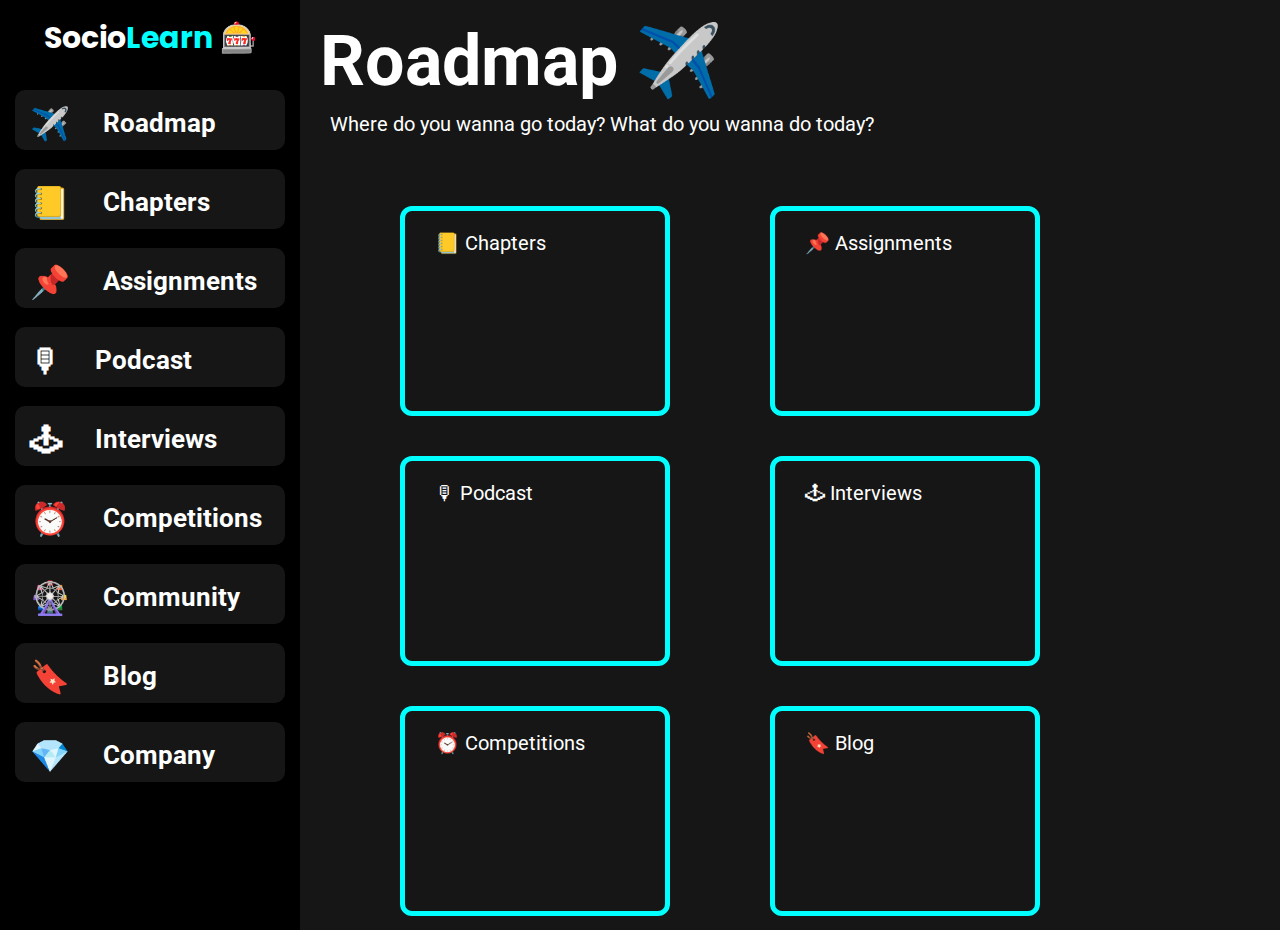
<file: Roadmap.html>
<!DOCTYPE html>
<html lang="en">

<head>
    <meta charset="UTF-8">
    <meta http-equiv="X-UA-Compatible" content="IE=edge">
    <meta name="viewport" content="width=device-width, initial-scale=1.0">
    <title>SocioLearn ✈️</title>
    <link rel="icon" type="image/x-icon" href="img/favicon.png">
    <link rel="stylesheet" href="style.css">
    <link rel="shortcut icon" href="img/sociolearn.logo.ico" type="image/x-icon">
</head>

<body>

    <div class="main-screen-chapters">
        <nav>
            <a href="index.html"><h1 id="logo">Socio<span>Learn</span> 🎰</h1></a>

            <br>


            <a href="Roadmap.html">
                <div class="card" id="card-1">
                    <div class="emoji">
                        <h1>✈️</h1>
                    </div>
                    <div class="name">
                        <h1>Roadmap</h1>
                    </div>
                </div>
            </a>

            <br>

            <a href="chapters.html">
                <div class="card">
                    <div class="emoji">
                        <h1>📒</h1>
                    </div>
                    <div class="name">
                        <h1>Chapters</h1>
                    </div>
                </div>
            </a>

            <br>

            <a href="Assignments.html">
                <div class="card">
                    <div class="emoji">
                        <h1>📌</h1>
                    </div>
                    <div class="name">
                        <h1>Assignments</h1>
                    </div>
                </div>
            </a>
            <br>


            <a href="Podcast.html">
                <div class="card">
                    <div class="emoji">
                        <h1>🎙</h1>
                    </div>
                    <div class="name">
                        <h1>Podcast</h1>
                    </div>
                </div>
            </a>


            <br>
            <a href="Interviews.html">
                <div class="card">
                    <div class="emoji">
                        <h1>🕹</h1>
                    </div>
                    <div class="name">
                        <h1>Interviews</h1>
                    </div>
                </div>
            </a>

            <br>


            <a href="Competitions.html">
                <div class="card">
                    <div class="emoji">
                        <h1>⏰</h1>
                    </div>
                    <div class="name">
                        <h1>Competitions</h1>
                    </div>
                </div>
            </a>

            <br>

            <a href="Community.html">
                <div class="card">
                    <div class="emoji">
                        <h1>🎡</h1>
                    </div>
                    <div class="name">
                        <h1>Community</h1>
                    </div>
                </div>
            </a>

            <br>

            <a href="Blog.html">
                <div class="card">
                    <div class="emoji">
                        <h1>🔖</h1>
                    </div>
                    <div class="name">
                        <h1>Blog</h1>
                    </div>
                </div>
            </a>

            <br>
            <a href="Company.html">
                <div class="card">
                    <div class="emoji">
                        <h1>💎</h1>
                    </div>
                    <div class="name">
                        <h1>Company</h1>
                    </div>
                </div>
            </a>
        </nav>

        <div class="chaptersss">
            <h1>Roadmap ✈️</h1>
            <p>Where do you wanna go today? What do you wanna do today? </p>

            <div class="card-s-s">
                <div class="card-rr-r" style="margin-left: 100px">
                    <a href="chapters.html"><p>📒 Chapters</p></a>
              
                </div>
                <div class="card-rr-r" style="margin-left: 100px">
                    <a href="Assignments.html"><p>📌 Assignments</p></a>
                </div>
                <div class="card-rr-r" style="margin-left: 100px">
                    <a href="Podcast.html"><p>🎙 Podcast</p></a>
                </div>
                <div class="card-rr-r" style="margin-left: 100px">
                    <a href="Interviews.html"><p>🕹 Interviews</p></a>
                </div>
                <div class="card-rr-r" style="margin-left: 100px">
                    <a href="Competitions.html"><p>⏰ Competitions</p></a>
                </div>
                <div class="card-rr-r" style="margin-left: 100px">
                    <a href="Blog.html"><p>🔖 Blog</p></a>
                </div>
            </div>
        </div>

    </div>


    <div class="small-screen">
        <div class="nav">



            <br><br>
            <div class="card-1">
                <a href="index.html"><h1>✈️</h1></a>
            </div>

            <br>
            <div class="card-1">
                <a href="chapters.html"><h1>📒</h1></a>
            </div>


            <br>
            <div class="card-1">
                <a href="Assignments.html"><h1>📌</h1></a>
            </div>


            <br>
            <div class="card-1">
                <a href="Podcast.html"><h1>🎙</h1></a>
            </div>


            <br>
            <div class="card-1">
                <a href="Interviews.html"><h1>🕹</h1></a>
            </div>

            <br>
            <div class="card-1">
                <a href="Competitions.html"><h1>⏰</h1></a>
            </div>

            <br>
            <div class="card-1">
                <a href="Community.html"><h1>🎡</h1></a>
            </div>


            <br>
            <div class="card-1">
                <a href="Blog.html"><h1>🔖</h1></a>
            </div>
            <br>
            <div class="card-1">
                <a href="Company.html"><h1>💎</h1></a>
            </div>
        </div>


        <div class="roadmap-2">
            <h1>Roadmap ✈️</h1>
            <p>Where do you wanna go today? What do you wanna do today?</p>


            <br>
            <br>
            <br>


            <div class="cardsss">


                <a href="chapters.html"><div class="card-s">
                    <h1>📒</h1>
                    <h2>Chapters</h2>
                    <br>
                </div>
            </a>

<br><br>

                <a href="Assignments.html"><div class="card-s" id="card-sss">
                    <h1>📌</h1>
                    <h2>Assignments</h2>
                    <br>
                </div>
            </a>

<br><br>
                <a href="#"><div class="card-s" id="card-sss">
                    <h1>🎙</h1>
                    <h2>Podcast</h2>
                    <br>
                </div>
            </a>

                <a href="#"><div class="card-s" id="card-sss">
                    <h1>🕹</h1>
                    <h2>Interviews</h2>
                    <br>
                </div>
            </a>

                <a href="#"><div class="card-s" id="card-sss">
                    <h1>⏰</h1>
                    <h2>Competitions</h2>
                    <br>
                </div>
            </a>



                <a href="#"><div class="card-s" id="card-sss">
                    <h1>🎡</h1>
                    <h2>Community</h2>
                    <br>
                </div>
            </a>

                <a href="#"><div class="card-s" id="card-sss">
                    <h1>🔖</h1>
                    <h2>Blog</h2>
                    <br>
                </div>
            </a>

                <a href="#"><div class="card-s" id="card-sss">
                    <h1>💎</h1>
                    <h2>Company</h2>
                    <br>
                </div>
            </a>




                <br><br><br><br><br><br>

            </div>
        </div>


    </div>


</body>

</html>
</file>
<file: style.css>
@import url('https://fonts.googleapis.com/css2?family=Roboto&display=swap');
@import url('https://fonts.googleapis.com/css2?family=Poppins:wght@600&display=swap');
*{
    margin: 0;
    padding: 0;
}
#logo span{
    color: aqua;
}
#logo{
    text-align: center;
    font-size: 30px;
    color: white;
    font-family: 'Poppins', sans-serif;  

}
html{
    scroll-behavior: smooth;
}

.pages ul{
    display: flex;
}
a{
    text-decoration: none;
}
.pages ul li{
    margin: 0px 30px;
}
.pages ul li a{
    color: white;
    font-size: 20px;
}
.pages ul li a:hover{
    color: aqua;
    transition: 1s;
}
.navbar{
    padding: 30px;
}
.navbar .logo-1 img{
    width: 80px;
    border-radius: 7px;
}
li{
    list-style: none;
}
.navbar{
    display: flex;
    justify-content: space-between;
    align-items: center;
}
.btn{
    width: 180px;
    padding: 15px;
    border-radius: 30px;
    border: none;
    font-size: 18px;
    color: white;
    font-weight: 500;
    background-color: #00C0DA;
}
.home-main h1{
    font-size: 100px;
    font-family: 'Poppins', sans-serif;  
}

.home-main p{
    font-size: 23px;
}
.home-main{
    display: flex;
    flex-direction: column;
    align-items: center;
    color: white;
}
.mini-nav{
    display: none;
}
.home-cards{
    display: flex;
    justify-content: center;
    align-items: center;
    flex-wrap: wrap;
    margin-top: 50px;
}
.card-p{
    width: 200px;
    height: 200px;
    border: 5px solid aqua;
    border-radius: 13px;
    margin: 30px;
    text-align: center;
    display: flex;
    flex-direction: column;
    justify-content: center;
    align-items: center;
    color: white;
}

.card-p h1{
    font-size: 120px;
}
.card-p p{
    font-size: 20px;
}

.container{
    display: flex;
    flex-direction: row;
    justify-content: center;
    align-items: center;
    flex-wrap: wrap;
}
.c-content{
    width: 40%;
    color: white;
    margin-top: 80px;
} 
.c-content h1{
    font-size: 60px;
    font-family: 'Poppins', sans-serif; 
}
.c-img img{
    width: 350px;
}

.c-content p{
    line-height: 40px;
    font-size: 20px;
}
body{
    font-family: 'Roboto', sans-serif;
    width: 100%;
    height: 100vh;
    background-color: #161616;
}
.main{
    width: 100%;
    height: 100vh;
    background-color: #161616;
    display: flex;
    flex-wrap: wrap;
}
nav{
    width: 300px;
    height: 100vh;
    background-color: black;
    padding: 15px;
}
nav a{
    text-decoration: none;
}
.card{
    width: 270px;
    height: 60px;

    background-color: #161616;
    margin: auto;
    border-radius: 10px;
    display: flex;
    flex-direction: row;
}
.emoji, .name{
    padding: 15px;
    color: white;
}
.name{
    font-size: 13px;
    padding: 18px;
}
#card-1{
    margin-top: 10px;
}

.roadmap h1{
    color: white;
    font-size: 120px;
    padding: 15px;
}
.roadmap p{
    color: white;
    padding-left: 25px;
    margin-top: -10px;
    font-size: 26px;
}
.cards{
    display: flex;
    flex-direction: row;
    flex-wrap: wrap;
}
.card-r{
    width: 230px;
    height: 230px;
    border: 4px solid aqua;
    display: flex;
    flex-direction: column;
    margin: 50px;
    border-radius: 20px;
}
#headingg{
    text-align: center;
    font-size: 90px;
    color: white;
    font-family: 'Poppins', sans-serif; 
}
.butt{
    display: flex;
    justify-content: center;
    align-items: center;
}
.card-r h1, .card-r p{
    text-align: center;
}
.card-r p{
    margin-left: -20px;
}


.card-1{
    width: 54px;
    height: 50px;
    border-radius: 10px;
    margin: auto;
    background-color: #161616;
}
.card-1 h1{
    text-align: center;
    padding: 4px
}
.nav{
    display: none;
}

.small-screen{
    display: flex;
    flex-direction: row;
    display: none;
}

.cardssss{
    display: none;
}
.main-screen-chapters{
    display: flex;
    flex-direction: row;
}
.chaptersss h1{
    color: white;
    font-size: 70px;
    padding: 20px;
}
.chaptersss p{
    padding: 30px;
    margin-top: -40px;
    font-size: 20px;
    color: white;

}
.card-s-s{
 display: flex;
 flex-direction: row;
 flex-wrap: wrap;
}
.card-rr-r{
width: 260px;
height: 200px;
border: 5px solid aqua;
border-radius: 12px;
margin-top: 40px;
}
.card-rr-r a{
    text-decoration: none;
}
.card-rr-r p{
 padding-top: 60px;
 width: 100%;
}
.card-rr-r{
    display: flex;
    flex-direction: column;
}
.date{
    display: flex;
    flex-direction: row;
    justify-content: space-between;
}

.profile{
    display: flex;
    flex-direction: row;
    justify-content: space-evenly;
}
.profile p{
    margin-left: -40px;
    font-size: 17px;
    display: flex;
    justify-content: center;
    align-items: center;
}
.profile img{
    width: 70px;
    height: 70px;
    margin: 20px;
    border-radius: 50%;
}
.date p{
    margin-top: -70px;
    font-size: 20px;
    line-height: 35px;
}

.dates{
    display: flex;
    flex-direction: row;
    justify-content: space-between;
    padding: 10px;
    align-items: center;
    margin-top: -20px;
    font-size: 15px;
}

@media screen and (max-width:760px) {
    .small-screen{
        width: 100%;
        display: flex;
    
    }
    .main-screen-chapters{
        display: none;
    }
    
    .nav{
        width: 80px;
        height: 100vh;
        background-color: black;
        position: fixed;
    }
    nav{
        display: none;
    }
    .nav{ 
        display: block;
    }
    .roadmap-2 h1, .chapters h1{
        font-size: 40px;
        color: white;
        padding: 20px;
        margin-left: 70px;
    }
    .roadmap-2 p, .chapters p{
        padding-left: 20px;
        font-size: 16px;
        margin-top: -10px;
        color: white;
        line-height: 30px;
        margin-left: 70px;
    }
    .mini-nav ul{
        display: flex;
        justify-content: center;
        align-items: center;
    }
    .mini-nav li{
        margin: 30px 20px;
    }
    .mini-nav a{
        color: white;
        font-size: 15px;
    }
    .home-main h1{
        font-size: 40px;
        text-align: center;
        line-height: 60px;
        font-family: 'Poppins', sans-serif;  
    }
    
    .home-main p{
        font-size: 17px;
        text-align: center;
        line-height: 30px;
    }
    .c-content{
        width: 90%;
        text-align: center;
        color: white;
        margin-top: 80px;
    } 




.cardsss{
    display: flex;
    flex-direction: row;
    flex-wrap: wrap;
}
.cardssss{
    display: flex;
    flex-direction: row;
    flex-wrap: wrap;
}
.cardsss a{
    text-decoration: none;
}
.card-s{
    width: 180px;
    height: 180px;
    border: 5px solid aqua;
    border-radius: 12px;
    margin: auto;
    display: flex;
    flex-direction: column;
    justify-content: center;
    align-items: center;
    margin-left: 150px;
}
#card-sss{
    margin-top: 40px;
}
.card-s h1{
    font-size: 90px;
    margin-left: 10px;
}
.card-s h2{
    font-size: 20px;
    color: white;
}
.nav a{
    text-decoration: none;
}

.c-card{
    width: 240px;
    height: 150px;
    border: 5px solid aqua;
    display: flex;
    margin-left: 120px;
    margin-top: 50px;
    border-radius: 20px;
}
.card-rr{
    width: 240px;
    height: 170px;
    border: 4px solid aqua;
    display: flex;
    flex-direction: column;
    margin-top: 30px;
    border-radius: 20px;
}
.card-rr p{
    padding-top: 15px;
    padding-left: 7px;
    color: white;
    font-weight: bolder;
}
.navbar{
    display: none;
}
.mini-nav{
    display: block;
}
    
}
</file>
